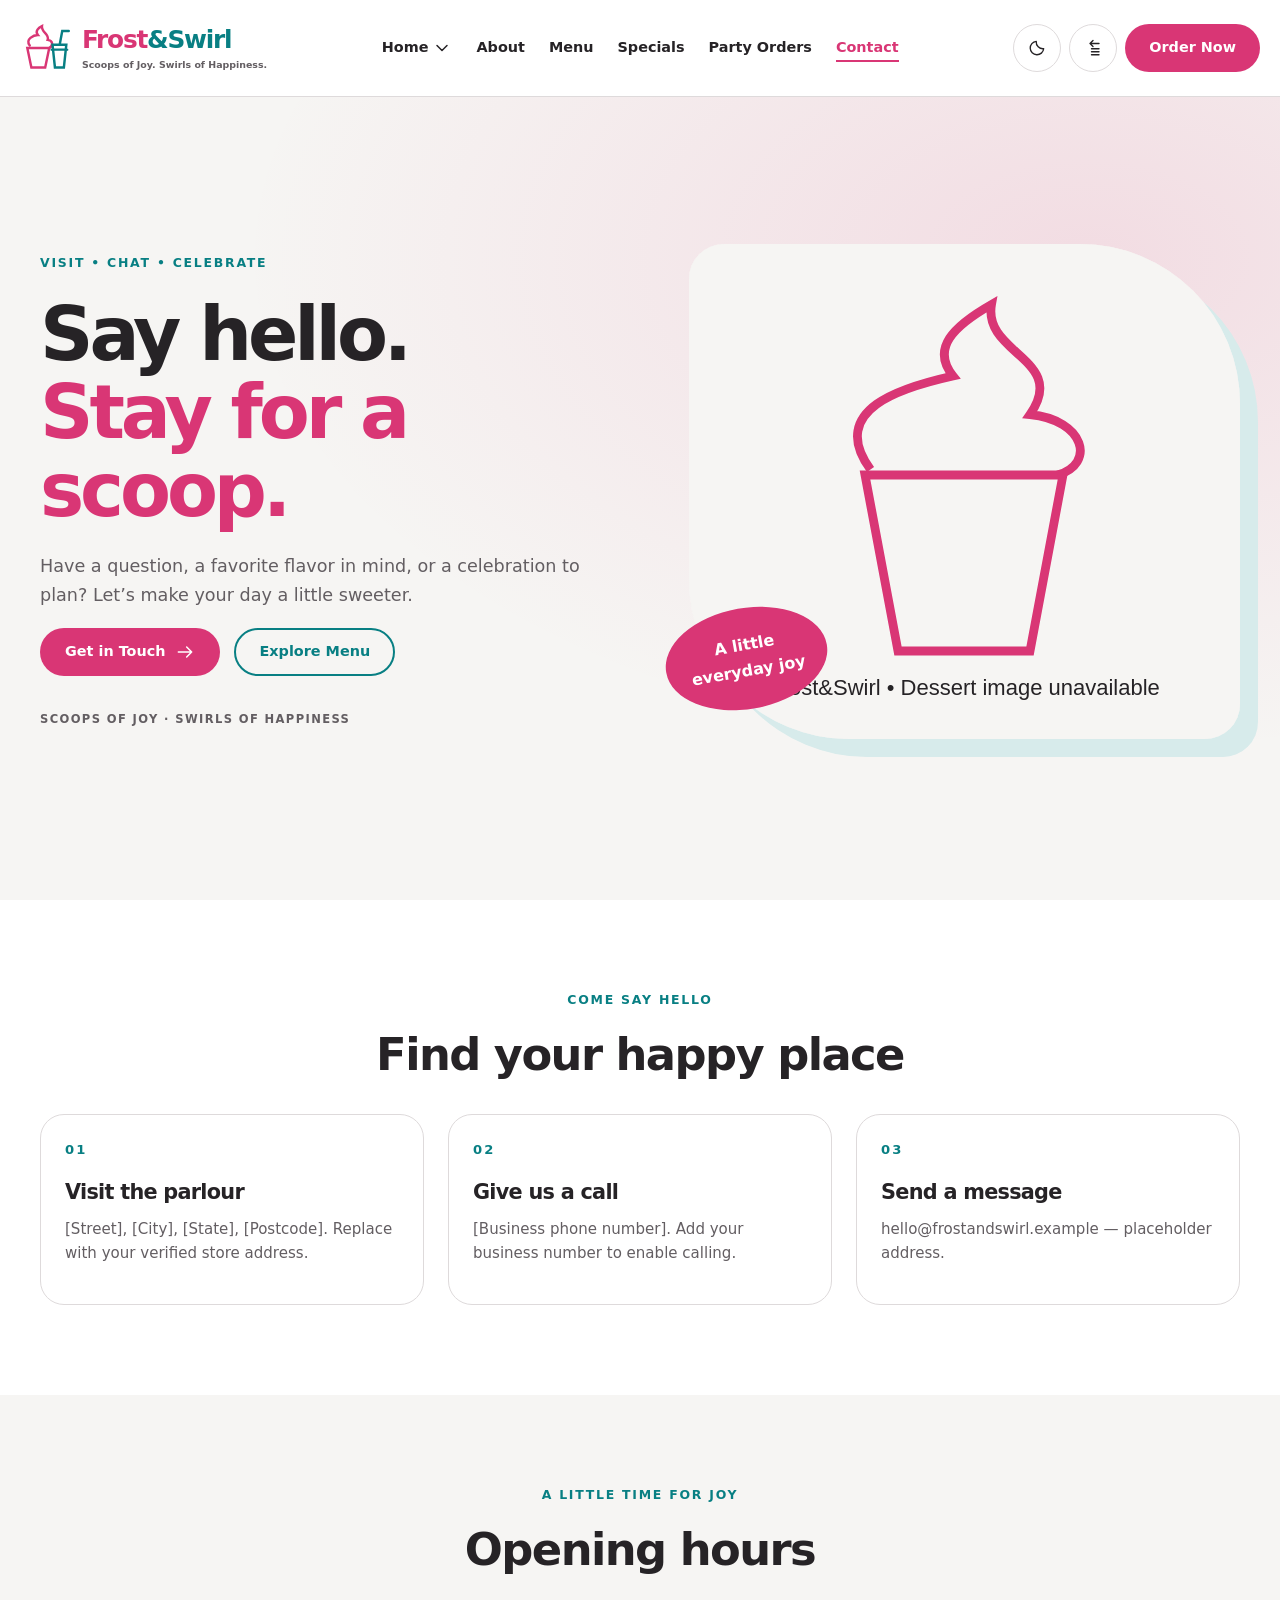
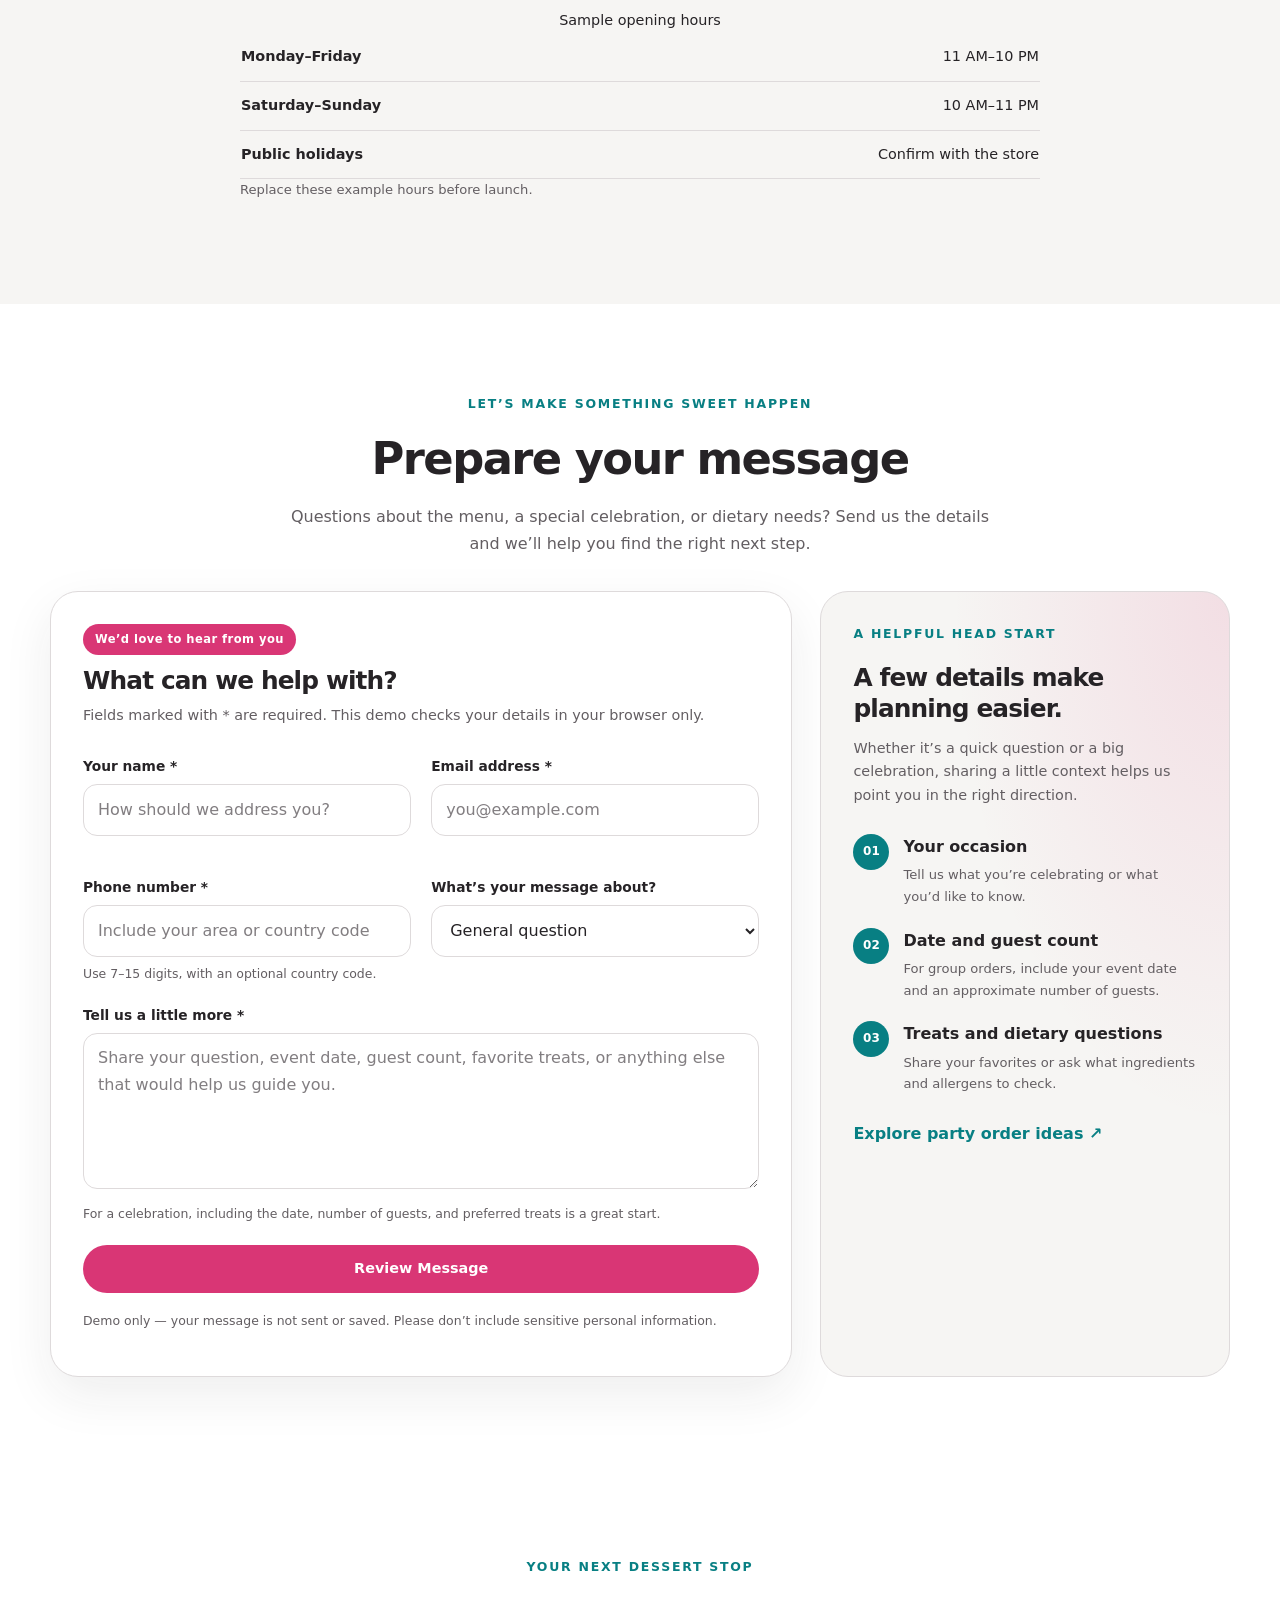
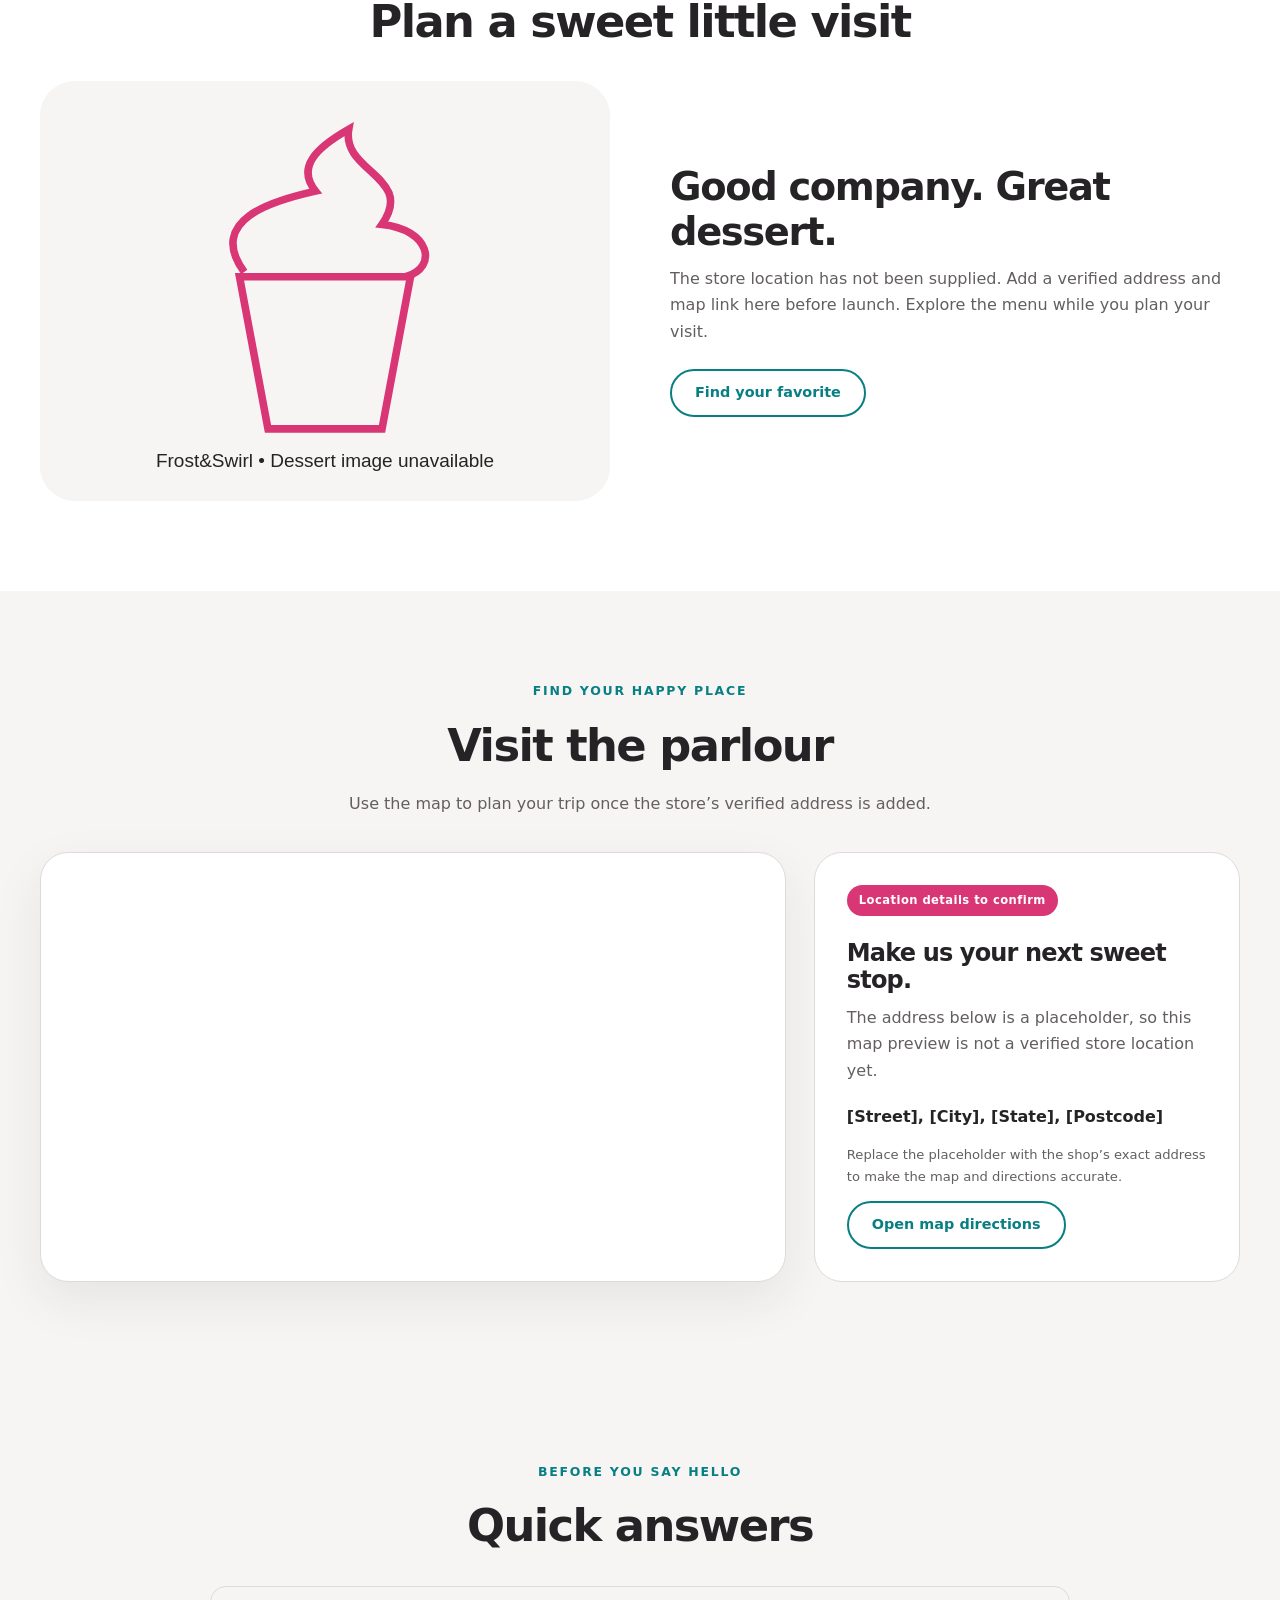
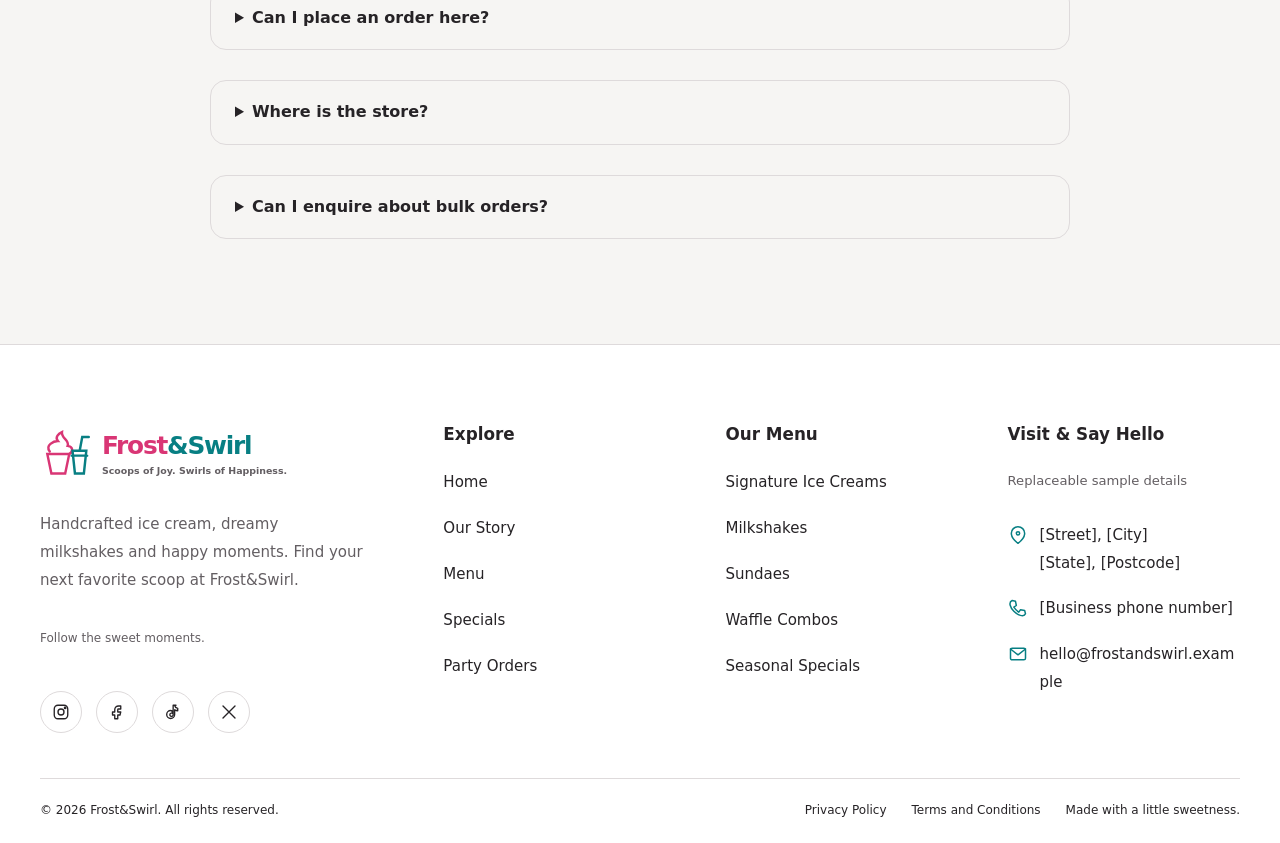
<file: contact.html>
<!DOCTYPE html>
<html lang="en" dir="ltr" data-theme="light">
<head>
  <meta charset="UTF-8">
  <meta name="viewport" content="width=device-width, initial-scale=1">
  <title>Contact | Frost&amp;Swirl</title>
  <meta
    name="description"
    content="Explore Frost&Swirl ice cream flavors, milkshake and waffle combos, seasonal treats, and party order enquiries."
  >
  <link
    rel="icon"
    type="image/svg+xml"
    href="data:image/svg+xml,%3Csvg%20xmlns%3D%22http%3A//www.w3.org/2000/svg%22%20viewBox%3D%220%200%2064%2064%22%20fill%3D%22none%22%3E%3Cpath%20d%3D%22M9%2032h27l-5%2024H14L9%2032Z%22%20stroke%3D%22%23D93675%22%20stroke-width%3D%223%22/%3E%3Cpath%20d%3D%22M12%2029c-6-8%205-13%2010-13-4-5%201-9%205-11-1%208%2010%2010%207%2017%207%201%207%207%202%2010%22%20stroke%3D%22%23D93675%22%20stroke-width%3D%223%22%20stroke-linecap%3D%22round%22/%3E%3Cpath%20d%3D%22M40%2028h17l-3%2028H43l-3-28Z%20M49%2027l3-16h8%20M39%2034h19%22%20stroke%3D%22%23087F83%22%20stroke-width%3D%223%22%20stroke-linecap%3D%22round%22/%3E%3C/svg%3E"
  >
  <link rel="stylesheet" href="contact.css">
  <script src="contact.js" defer></script>
  
</head>
<body><a class="skip" href="#main">Skip to content</a><header class="header">
    <div class="header-inner">
      <a class="brand" href="index.html" aria-label="Frost&Swirl home">
        <svg viewBox="0 0 64 64" fill="none" aria-hidden="true">
          <path
            d="M9 32h27l-5 24H14L9 32Z"
            stroke="currentColor"
            stroke-width="3"
          />
          <path
            d="M12 29c-6-8 5-13 10-13-4-5 1-9 5-11-1 8 10 10 7 17 7 1 7 7 2 10"
            stroke="currentColor"
            stroke-width="3"
            stroke-linecap="round"
          />
          <path
            d="M40 28h17l-3 28H43l-3-28Z M49 27l3-16h8 M39 34h19"
            stroke="#087F83"
            stroke-width="3"
            stroke-linecap="round"
          />
        </svg>
        <span>
          Frost<span class="teal">&amp;Swirl</span>
          <small>Scoops of Joy. Swirls of Happiness.</small>
        </span>
      </a>
      <button
        id="mobile-toggle"
        class="icon-button mobile-toggle"
        type="button"
        aria-label="Open navigation"
        aria-expanded="false"
        aria-controls="navigation"
      >
        <i data-lucide="menu" aria-hidden="true"></i>
      </button>
      <nav id="navigation" aria-label="Main navigation">
        <div class="home-dropdown">
          <button
            id="home-toggle"
            class="nav-link"
            type="button"
            aria-expanded="false"
            aria-controls="home-options"
          >
            Home
            <i data-lucide="chevron-down" aria-hidden="true"></i>
          </button>
          <div id="home-options" class="dropdown" hidden>
            <a href="index.html">
              Home 1 — Classic
            </a>
            <a class="future" href="home2.html">
              Home 2 — Premium
              <small>PREMIUM</small>
              <em>Signature dessert experience</em>
            </a>
          </div>
        </div>
        <a href="about.html">About</a>
        <a href="menu.html">Menu</a>
        <a href="specials.html">Specials</a>
        <a href="partyorders.html">Party Orders</a>
        <a href="contact.html" aria-current="page">Contact</a>
      </nav>
      <div class="header-actions">
        <button
          id="theme-toggle"
          class="icon-button"
          type="button"
          aria-label="Switch to dark mode"
        >
          <i data-lucide="moon" aria-hidden="true"></i>
        </button>
        <button
          id="direction-toggle"
          class="icon-button"
          type="button"
          aria-label="Switch to right-to-left layout"
        >
          <svg viewBox="0 0 24 24" fill="none" stroke="currentColor" stroke-width="1.8" stroke-linecap="round" stroke-linejoin="round" aria-hidden="true">
            <path d="M20 6H8m0 0 4-4M8 6l4 4M20 13H10m10 4H10m10 4H10"/>
          </svg>
        </button>
        <!-- ONLY ONE HEADER CTA -->
        <a class="button primary login" href="order.html">
          Order Now
        </a>
      </div>
    </div>
  </header><main id="main"><section class="page-hero hero-contact"><div class="container page-hero-grid"><div><span class="eyebrow">VISIT • CHAT • CELEBRATE</span><h1>Say hello.<br><span>Stay for a scoop.</span></h1><p>Have a question, a favorite flavor in mind, or a celebration to plan? Let’s make your day a little sweeter.</p><div class="actions"><a class="button primary" href="#enquiry">Get in Touch <i data-lucide="arrow-right"></i></a><a class="button secondary" href="menu.html">Explore Menu</a></div><p class="hero-note">SCOOPS OF JOY · SWIRLS OF HAPPINESS</p></div><div class="page-hero-art"><img src="https://images.unsplash.com/photo-1572490122747-3968b75cc699?auto=format&amp;fit=crop&amp;w=1200&amp;q=85" alt="Ice cream and desserts at Frost and Swirl" width="1200" height="900" loading="eager" fetchpriority="high"><span class="hero-stamp">A little<br>everyday joy</span></div></div></section><section id="discover" class="section "><div class="container"><div class="section-heading"><span class="eyebrow">COME SAY HELLO</span><h2>Find your happy place</h2><p></p></div><div class="page-cards"><article class="card"><div class="card-body"><span class="card-number">01</span><h3>Visit the parlour</h3><p>[Street], [City], [State], [Postcode]. Replace with your verified store address.</p></div></article><article class="card"><div class="card-body"><span class="card-number">02</span><h3>Give us a call</h3><p>[Business phone number]. Add your business number to enable calling.</p></div></article><article class="card"><div class="card-body"><span class="card-number">03</span><h3>Send a message</h3><p>hello@frostandswirl.example — placeholder address.</p></div></article></div></div></section><section id="hours" class="section tinted"><div class="container"><div class="section-heading"><span class="eyebrow">A LITTLE TIME FOR JOY</span><h2>Opening hours</h2><p></p></div><div class="hours-panel"><table><caption>Sample opening hours</caption><tbody><tr><th>Monday–Friday</th><td>11 AM–10 PM</td></tr><tr><th>Saturday–Sunday</th><td>10 AM–11 PM</td></tr><tr><th>Public holidays</th><td>Confirm with the store</td></tr></tbody></table><p class="sample-note">Replace these example hours before launch.</p></div></div></section><section id="enquiry" class="section contact-message-section">
  <div class="container">
    <div class="section-heading">
      <span class="eyebrow">LET’S MAKE SOMETHING SWEET HAPPEN</span>
      <h2>Prepare your message</h2>
      <p>Questions about the menu, a special celebration, or dietary needs? Send us the details and we’ll help you find the right next step.</p>
    </div>
    <div class="contact-message-layout">
      <form class="page-form enquiry" id="enquiry-form">
        <div class="message-form-heading">
          <span class="badge">We’d love to hear from you</span>
          <h3>What can we help with?</h3>
          <p>Fields marked with * are required. This demo checks your details in your browser only.</p>
        </div>
        <div class="form-grid">
          <div class="field">
            <label for="name">Your name <span aria-hidden="true">*</span></label>
            <input id="name" name="name" type="text" required minlength="2" maxlength="100" autocomplete="name" placeholder="How should we address you?">
          </div>
          <div class="field">
            <label for="email">Email address <span aria-hidden="true">*</span></label>
            <input id="email" name="email" type="email" required autocomplete="email" placeholder="you@example.com">
          </div>
          <div class="field">
            <label for="phone">Phone number <span aria-hidden="true">*</span></label>
            <input id="phone" name="phone" type="tel" required autocomplete="tel" placeholder="Include your area or country code">
            <small>Use 7–15 digits, with an optional country code.</small>
          </div>
          <div class="field">
            <label for="topic">What’s your message about?</label>
            <select id="topic" name="topic">
              <option>General question</option>
              <option>Birthday Scoop Bar</option>
              <option>Celebration Combo</option>
              <option>Grand Swirl Party</option>
              <option>Menu or availability</option>
              <option>Dietary or allergen information</option>
              <option>Feedback</option>
            </select>
          </div>
        </div>
        <div class="field">
          <label for="message">Tell us a little more <span aria-hidden="true">*</span></label>
          <textarea id="message" name="message" rows="5" required maxlength="2000" placeholder="Share your question, event date, guest count, favorite treats, or anything else that would help us guide you."></textarea>
          <small>For a celebration, including the date, number of guests, and preferred treats is a great start.</small>
        </div>
        <button class="button primary" type="submit">Review Message</button>
        <p id="enquiry-status" role="status" aria-live="polite"></p>
        <p class="sample-note message-privacy-note">Demo only — your message is not sent or saved. Please don’t include sensitive personal information.</p>
      </form>
      <aside class="message-guide" aria-labelledby="message-guide-title">
        <span class="eyebrow">A HELPFUL HEAD START</span>
        <h3 id="message-guide-title">A few details make planning easier.</h3>
        <p>Whether it’s a quick question or a big celebration, sharing a little context helps us point you in the right direction.</p>
        <ul class="message-guide-list">
          <li><span aria-hidden="true">01</span><div><strong>Your occasion</strong><p>Tell us what you’re celebrating or what you’d like to know.</p></div></li>
          <li><span aria-hidden="true">02</span><div><strong>Date and guest count</strong><p>For group orders, include your event date and an approximate number of guests.</p></div></li>
          <li><span aria-hidden="true">03</span><div><strong>Treats and dietary questions</strong><p>Share your favorites or ask what ingredients and allergens to check.</p></div></li>
        </ul>
        <a class="text-link" href="partyorders.html">Explore party order ideas <span aria-hidden="true">↗</span></a>
      </aside>
    </div>
  </div>
</section><section id="visit" class="section "><div class="container"><div class="section-heading"><span class="eyebrow">YOUR NEXT DESSERT STOP</span><h2>Plan a sweet little visit</h2><p></p></div><div class="story-split"><img src="https://images.unsplash.com/photo-1563805042-7684c019e1cb?auto=format&amp;fit=crop&amp;w=1200&amp;q=85" alt="Good company. Great dessert." width="1200" height="900" loading="lazy"><div><h3>Good company. Great dessert.</h3><p>The store location has not been supplied. Add a verified address and map link here before launch. Explore the menu while you plan your visit.</p><a class="button secondary" href="menu.html">Find your favorite</a></div></div></div></section><section id="store-map" class="section contact-map-section">
  <div class="container">
    <div class="section-heading">
      <span class="eyebrow">FIND YOUR HAPPY PLACE</span>
      <h2>Visit the parlour</h2>
      <p>Use the map to plan your trip once the store’s verified address is added.</p>
    </div>
    <div class="store-map-layout">
      <div class="map-frame">
        <iframe
          title="Map preview for the Frost and Swirl store location"
          src="https://maps.google.com/maps?q=Frost%26Swirl%2C%20%5BStreet%5D%2C%20%5BCity%5D%2C%20%5BState%5D%2C%20%5BPostcode%5D&amp;t=&amp;z=13&amp;ie=UTF8&amp;iwloc=&amp;output=embed"
          loading="lazy"
          referrerpolicy="no-referrer-when-downgrade"
          allowfullscreen
        ></iframe>
      </div>
      <div class="map-details">
        <span class="badge">Location details to confirm</span>
        <h3>Make us your next sweet stop.</h3>
        <p>The address below is a placeholder, so this map preview is not a verified store location yet.</p>
        <address>[Street], [City], [State], [Postcode]</address>
        <p class="sample-note">Replace the placeholder with the shop’s exact address to make the map and directions accurate.</p>
        <a class="button secondary" href="https://www.google.com/maps/search/?api=1&amp;query=Frost%26Swirl%2C%20%5BStreet%5D%2C%20%5BCity%5D%2C%20%5BState%5D%2C%20%5BPostcode%5D" target="_blank" rel="noopener noreferrer">Open map directions</a>
      </div>
    </div>
  </div>
</section><section id="contact-faq" class="section tinted"><div class="container"><div class="section-heading"><span class="eyebrow">BEFORE YOU SAY HELLO</span><h2>Quick answers</h2><p></p></div><div class="faq-list"><details class="detail"><summary>Can I place an order here?</summary><p>This frontend template does not process orders or payments.</p></details><details class="detail"><summary>Where is the store?</summary><p>The address in this template is a placeholder awaiting verified business details.</p></details><details class="detail"><summary>Can I enquire about bulk orders?</summary><p>Yes. Open Party Orders to explore sample packages and prepare an enquiry.</p></details></div></div></section></main><footer class="reference-footer">
    <div class="container footer-grid">
      <div class="footer-intro">
        <a class="brand" href="index.html" aria-label="Frost&Swirl home">
          <svg viewBox="0 0 64 64" fill="none" aria-hidden="true">
            <path
              d="M9 32h27l-5 24H14L9 32Z"
              stroke="currentColor"
              stroke-width="3"
            />
            <path
              d="M12 29c-6-8 5-13 10-13-4-5 1-9 5-11-1 8 10 10 7 17 7 1 7 7 2 10"
              stroke="currentColor"
              stroke-width="3"
              stroke-linecap="round"
            />
            <path
              d="M40 28h17l-3 28H43l-3-28Z M49 27l3-16h8 M39 34h19"
              stroke="#087F83"
              stroke-width="3"
              stroke-linecap="round"
            />
          </svg>
          <span>
            Frost<span class="teal">&amp;Swirl</span>
            <small>Scoops of Joy. Swirls of Happiness.</small>
          </span>
        </a>
        <p>
          Handcrafted ice cream, dreamy milkshakes and happy moments.
          Find your next favorite scoop at Frost&amp;Swirl.
        </p>
        <p class="social-note">
          Follow the sweet moments.
        </p>
        <div class="social-links" aria-label="Social media">
          <a href="https://instagram.com" target="_blank" rel="noreferrer noopener" aria-label="Instagram">
            <svg viewBox="0 0 24 24" aria-hidden="true">
              <rect x="3" y="3" width="18" height="18" rx="5"></rect>
              <circle cx="12" cy="12" r="4"></circle>
              <circle cx="17.5" cy="6.5" r="1"></circle>
            </svg>
          </a>
          <a href="https://facebook.com" target="_blank" rel="noreferrer noopener" aria-label="Facebook">
            <svg viewBox="0 0 24 24" aria-hidden="true">
              <path d="M14 8h3V4h-3c-2.8 0-5 2.2-5 5v3H6v4h3v5h4v-5h3l1-4h-4V9c0-.6.4-1 1-1Z"></path>
            </svg>
          </a>
          <a href="https://www.tiktok.com" target="_blank" rel="noreferrer noopener" aria-label="TikTok">
            <svg viewBox="0 0 24 24" aria-hidden="true">
              <path d="M14 3c.5 2.1 2 3.6 4.3 4.1v3.2c-1.4 0-2.8-.4-4.1-1.2v6.2a5.3 5.3 0 1 1-5.3-5.3c.7 0 1.3.1 1.9.4v3.2a2.2 2.2 0 1 0 1.4 2.1V3h3.8Z"></path>
            </svg>
          </a>
          <a href="https://x.com" target="_blank" rel="noreferrer noopener" aria-label="X">
            <svg viewBox="0 0 24 24" aria-hidden="true">
              <path d="M4 4l16 16M20 4L4 20"></path>
            </svg>
          </a>
        </div>
      </div>
      <div>
        <h3>Explore</h3>
        <ul>
          <li><a href="index.html">Home</a></li>
          <li><a href="about.html">Our Story</a></li>
          <li><a href="menu.html">Menu</a></li>
          <li><a href="specials.html">Specials</a></li>
          <li><a href="partyorders.html">Party Orders</a></li>
        </ul>
      </div>
      <div>
        <h3>Our Menu</h3>
        <ul>
          <li><a href="menu.html">Signature Ice Creams</a></li>
          <li><a href="menu.html#milkshakes">Milkshakes</a></li>
          <li><a href="specials.html">Sundaes</a></li>
          <li><a href="menu.html#milkshakes">Waffle Combos</a></li>
          <li><a href="specials.html">Seasonal Specials</a></li>
        </ul>
      </div>
      <div>
        <h3>Visit &amp; Say Hello</h3>
        <p class="sample-note">Replaceable sample details</p>
        <ul class="contact-list">
          <li>
            <i data-lucide="map-pin" aria-hidden="true"></i>
            <span>
              [Street], [City]<br>
              [State], [Postcode]
            </span>
          </li>
          <li>
            <i data-lucide="phone" aria-hidden="true"></i>
            <span>[Business phone number]</span>
          </li>
          <li>
            <i data-lucide="mail" aria-hidden="true"></i>
            <span>hello@frostandswirl.example</span>
          </li>
        </ul>
      </div>
    </div>
    <div class="container footer-bottom">
      <span>
        © <span id="year">2026</span>
        Frost&amp;Swirl. All rights reserved.
      </span>
      <div>
        <a href="#privacy">Privacy Policy</a>
        <a href="#terms">Terms and Conditions</a>
        <span>Made with a little sweetness.</span>
      </div>
    </div>
  </footer>
  <!-- POLICY DEMO NOTICES -->
  <dialog id="privacy" aria-labelledby="privacy-title">
    <h2 id="privacy-title">Privacy Policy — Demo Notice</h2>
    <p>
      This sample page has no connected enquiry backend.
      Form entries are processed locally and are not submitted.
      Theme and layout preferences are stored in your browser.
      Dessert photos load from Unsplash, the Contact page embeds a map from Google Maps, and the icon script loads
      from jsDelivr; those providers receive network requests.
      Replace this notice with your business’s approved privacy
      policy before launch.
    </p>
    <button class="button primary" type="button" data-close>
      Close
    </button>
  </dialog>
  <dialog id="terms" aria-labelledby="terms-title">
    <h2 id="terms-title">Terms and Conditions — Demo Notice</h2>
    <p>
      This is a fictional demonstration. Menu offerings, prices,
      contact details, and hours are examples. No order or booking
      is accepted. Replace this notice with your actual ordering
      and business terms before launch.
    </p>
    <button class="button primary" type="button" data-close>
      Close
    </button>
  </dialog>
</body></html>
</file>
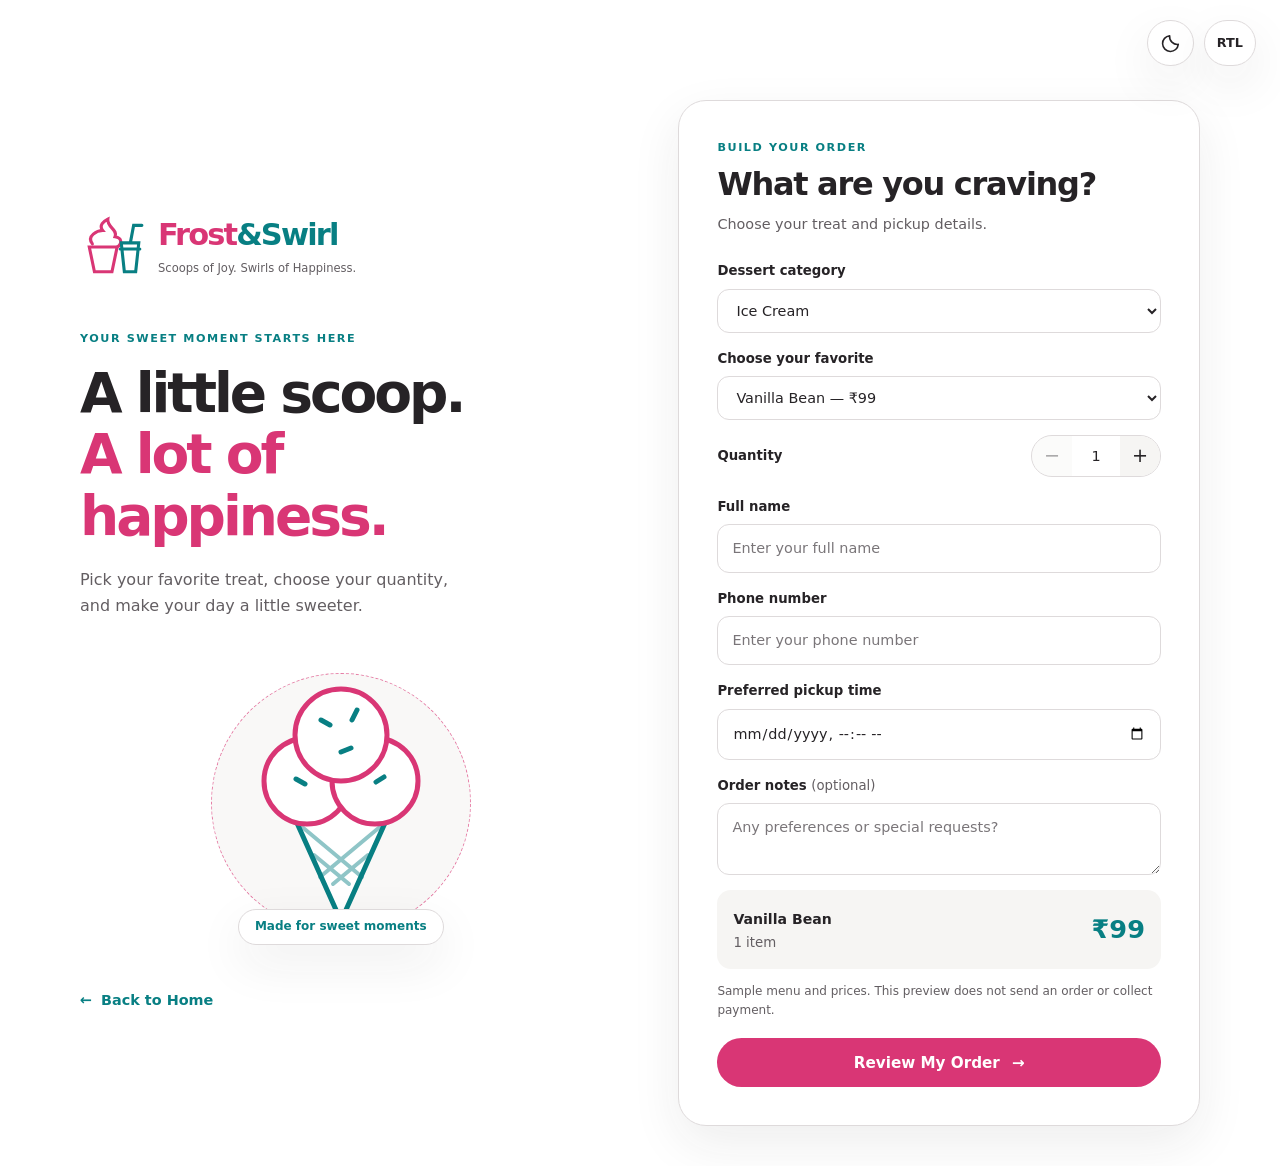
<file: order.html>
<!DOCTYPE html>
<html lang="en" dir="ltr" data-theme="light">
<head>
  <meta charset="UTF-8">
  <meta name="viewport" content="width=device-width, initial-scale=1">
  <title>Order Now | Frost&Swirl</title>
  <link rel="stylesheet" href="order.css">
  <script src="order.js" defer></script>
</head>
<body>
  <!-- These controls stay at the physical top-right in both directions. -->
  <div class="page-controls" aria-label="Page preferences">
    <button id="theme-toggle" type="button"
      aria-label="Switch to dark mode">
      <svg id="theme-icon" viewBox="0 0 24 24" fill="none"
        stroke="currentColor" stroke-width="1.8"
        stroke-linecap="round" stroke-linejoin="round"
        aria-hidden="true">
        <path d="M20.9 13a9 9 0 0 1-9.9-9.9A9 9 0 1 0 20.9 13Z"/>
      </svg>
    </button>

    <button id="direction-toggle" type="button"
      aria-label="Switch to right-to-left layout">
      RTL
    </button>
  </div>

  <main class="order-layout">
    <section class="intro" aria-labelledby="order-title">
      <!-- Both logo and brand name redirect to the homepage. -->
      <a class="brand" href="index.html" aria-label="Frost&Swirl home">
        <svg viewBox="0 0 64 64" fill="none" aria-hidden="true">
          <path d="M9 32h27l-5 24H14L9 32Z"
            stroke="currentColor" stroke-width="3"/>
          <path
            d="M12 29c-6-8 5-13 10-13-4-5 1-9 5-11-1 8 10 10 7 17 7 1 7 7 2 10"
            stroke="currentColor" stroke-width="3"
            stroke-linecap="round"/>
          <path
            d="M40 28h17l-3 28H43l-3-28Z M49 27l3-16h8 M39 34h19"
            class="logo-secondary" stroke-width="3"
            stroke-linecap="round"/>
        </svg>

        <span class="brand-copy">
          <span>Frost<span class="teal">&amp;Swirl</span></span>
          <small>Scoops of Joy. Swirls of Happiness.</small>
        </span>
      </a>

      <div class="intro-copy">
        <span class="eyebrow">YOUR SWEET MOMENT STARTS HERE</span>
        <h1 id="order-title">
          A little scoop.<br>
          <span>A lot of happiness.</span>
        </h1>
        <p>
          Pick your favorite treat, choose your quantity,
          and make your day a little sweeter.
        </p>
      </div>

      <div class="dessert-art" aria-hidden="true">
        <div class="art-ring"></div>
        <svg viewBox="0 0 320 320" fill="none">
          <ellipse cx="160" cy="285" rx="83" ry="12"
            fill="currentColor" opacity=".1"/>
          <path d="M107 160h106l-53 118-53-118Z"
            fill="var(--card)" stroke="var(--secondary)"
            stroke-width="5"/>
          <path d="m120 183 61 51m-48-22 35 29m32-58-61 51m48-22-35 29"
            stroke="var(--secondary)" stroke-width="4"
            stroke-linecap="round" opacity=".45"/>
          <circle cx="126" cy="138" r="43"
            fill="var(--card)" stroke="var(--primary)"
            stroke-width="5"/>
          <circle cx="194" cy="138" r="43"
            fill="var(--card)" stroke="var(--primary)"
            stroke-width="5"/>
          <circle cx="160" cy="92" r="46"
            fill="var(--card)" stroke="var(--primary)"
            stroke-width="5"/>
          <path d="m140 77 9 5m27-15-5 10m-11 32 10-4m-55 31 9 5m71-2 8-5"
            stroke="var(--secondary)" stroke-width="5"
            stroke-linecap="round"/>
        </svg>
        <span class="art-label">Made for sweet moments</span>
      </div>

      <a class="back-link" href="index.html">
        <span aria-hidden="true">←</span> Back to Home
      </a>
    </section>

    <section class="order-card" aria-labelledby="form-title">
      <span class="eyebrow">BUILD YOUR ORDER</span>
      <h2 id="form-title">What are you craving?</h2>
      <p class="muted">Choose your treat and pickup details.</p>

      <form id="order-form">
        <div class="field">
          <label for="category">Dessert category</label>
          <select id="category" name="category">
            <option value="icecream">Ice Cream</option>
            <option value="combos">Milkshake &amp; Waffle Combos</option>
          </select>
        </div>

        <div class="field">
          <label for="product">Choose your favorite</label>
          <select id="product" name="product"></select>
        </div>

        <div class="quantity-row">
          <label for="quantity">Quantity</label>
          <div class="quantity-control">
            <button id="decrease" type="button"
              aria-label="Decrease quantity">−</button>
            <input id="quantity" name="quantity" type="number"
              min="1" max="20" step="1" value="1" required>
            <button id="increase" type="button"
              aria-label="Increase quantity">+</button>
          </div>
        </div>

        <div class="field">
          <label for="customer-name">Full name</label>
          <input id="customer-name" name="name" type="text"
            placeholder="Enter your full name"
            autocomplete="name" maxlength="100" required>
        </div>

        <div class="field">
          <label for="phone">Phone number</label>
          <input id="phone" name="phone" type="tel"
            placeholder="Enter your phone number"
            autocomplete="tel" maxlength="25" required>
        </div>

        <div class="field">
          <label for="pickup">Preferred pickup time</label>
          <input id="pickup" name="pickup"
            type="datetime-local" required>
        </div>

        <div class="field">
          <label for="notes">
            Order notes <span class="muted">(optional)</span>
          </label>
          <textarea id="notes" name="notes" rows="2"
            maxlength="500"
            placeholder="Any preferences or special requests?"></textarea>
        </div>

        <div class="order-summary" aria-live="polite" aria-atomic="true">
          <div>
            <span id="summary-product">Your dessert</span>
            <small id="summary-quantity">1 item</small>
          </div>
          <strong id="total">₹99</strong>
        </div>

        <p class="sample-note">
          Sample menu and prices. This preview does not send an order
          or collect payment.
        </p>

        <button class="submit-button" type="submit">
          Review My Order <span aria-hidden="true">→</span>
        </button>

        <noscript>
          Enable JavaScript to select desserts and preview your order.
        </noscript>
      </form>
    </section>
  </main>

  <dialog id="review-dialog" aria-labelledby="review-title">
    <div class="dialog-content">
      <span class="eyebrow">YOUR SWEET SELECTION</span>
      <h2 id="review-title">Order preview</h2>
      <dl id="review-details"></dl>
      <p class="muted">
        Your order has not been sent. A store ordering service
        is required to confirm pickup and payment.
      </p>
      <button id="close-review" class="submit-button" type="button">
        Continue Editing
      </button>
    </div>
  </dialog>
</body>
</html>
</file>
<file: contact.css>
/* =========================================================
   FROST & SWIRL — HOME 1 CLASSIC
   ========================================================= */
:root {
  --primary: #D93675;
  --secondary: #087F83;
  --bg: #ffffff;
  --soft: #f6f5f3;
  --card: #ffffff;
  --text: #262326;
  --muted: #635e62;
  --border: #dedadb;
  --header: rgba(255, 255, 255, 0.97);
  --header-height: 96px;
  --shadow: 0 18px 50px rgba(38, 35, 38, 0.08);
  color-scheme: light;
}
[data-theme="dark"] {
  --bg: #121214;
  --soft: #1a1a1d;
  --card: #222226;
  --text: #f6f5f3;
  --muted: #c5bfc3;
  --border: #49434a;
  --header: rgba(18, 18, 20, 0.97);
  --shadow: 0 18px 50px rgba(0, 0, 0, 0.24);
  color-scheme: dark;
}
/* =========================================================
   BASE
   ========================================================= */
*,
*::before,
*::after {
  box-sizing: border-box;
}
html {
  scroll-behavior: smooth;
  scroll-padding-top: calc(var(--header-height) + 20px);
}
body {
  margin: 0;
  background: var(--bg);
  color: var(--text);
  font-family: system-ui, -apple-system, "Segoe UI", sans-serif;
  line-height: 1.65;
}
button,
input,
select,
textarea {
  font: inherit;
}
button,
a,
input,
select,
textarea {
  -webkit-tap-highlight-color: transparent;
}
button {
  cursor: pointer;
  color: inherit;
}
a {
  color: inherit;
  text-decoration: none;
}
a:hover {
  text-decoration: underline;
  text-underline-offset: 5px;
}
img {
  display: block;
  width: 100%;
  height: 100%;
  object-fit: cover;
}
h1,
h2,
h3,
p {
  margin-top: 0;
}
h1,
h2,
h3 {
  line-height: 1.15;
  letter-spacing: -0.035em;
}
h1 {
  font-size: clamp(2.9rem, 5.3vw, 5.6rem);
  margin-bottom: 26px;
  font-weight: 850;
}
h2 {
  font-size: clamp(2rem, 3.5vw, 3.5rem);
  margin-bottom: 20px;
}
h3 {
  font-size: 1.3rem;
  margin-bottom: 12px;
}
p {
  color: var(--muted);
}
ul {
  padding: 0;
  list-style: none;
}
svg {
  width: 20px;
  height: 20px;
  flex-shrink: 0;
}
i[data-lucide] {
  display: inline-block;
  width: 20px;
  height: 20px;
}
i[data-lucide]::before {
  content: "◇";
  font-style: normal;
}
:focus-visible {
  outline: 3px solid var(--secondary);
  outline-offset: 5px;
}
[hidden] {
  display: none !important;
}
/* =========================================================
   SHARED LAYOUT
   ========================================================= */
.container {
  width: min(1200px, calc(100% - 48px));
  margin-inline: auto;
}
.section {
  padding-block: 90px;
}
.tinted {
  background: var(--soft);
}
.eyebrow {
  display: block;
  color: var(--secondary);
  font-size: 0.78rem;
  letter-spacing: 0.14em;
  font-weight: 800;
  margin-bottom: 18px;
}
[data-theme="dark"] .eyebrow {
  color: var(--text);
}
.actions {
  display: flex;
  flex-wrap: wrap;
  gap: 14px;
}
.center-action {
  display: flex;
  justify-content: center;
  margin-top: 32px;
}
.section-heading {
  text-align: center;
  max-width: 760px;
  margin: 0 auto 34px;
}
.section-heading p {
  margin-bottom: 0;
}
.sample-note {
  font-size: 0.82rem;
  color: var(--muted);
}
#menu > .sample-note {
  text-align: center;
}
.badge {
  display: inline-block;
  background: var(--primary);
  color: #ffffff;
  font-size: 0.72rem;
  letter-spacing: 0.04em;
  font-weight: 750;
  padding: 6px 12px;
  border-radius: 999px;
  margin-bottom: 16px;
}
/* =========================================================
   ACCESSIBILITY
   ========================================================= */
.skip {
  position: fixed;
  top: 8px;
  inset-inline-start: 8px;
  z-index: 1000;
  padding: 12px;
  background: var(--bg);
  transform: translateY(-150%);
}
.skip:focus {
  transform: none;
}
.sr-only {
  position: absolute;
  width: 1px;
  height: 1px;
  padding: 0;
  overflow: hidden;
  clip: rect(0, 0, 0, 0);
  white-space: nowrap;
}
/* =========================================================
   BUTTONS
   ========================================================= */
.button {
  min-height: 48px;
  padding: 11px 23px;
  border-radius: 999px;
  border: 2px solid transparent;
  display: inline-flex;
  align-items: center;
  justify-content: center;
  gap: 10px;
  font-size: 0.9rem;
  line-height: 1.35;
  font-weight: 700;
  text-align: center;
}
.primary {
  background: var(--primary);
  color: #ffffff;
}
.secondary {
  background: transparent;
  color: var(--secondary);
  border-color: var(--secondary);
}
[data-theme="dark"] .secondary {
  color: var(--text);
}
.button,
.icon-button,
.header nav a,
.nav-link,
.newsletter-field button {
  transition:
    background-color 0.2s ease,
    color 0.2s ease,
    border-color 0.2s ease,
    box-shadow 0.2s ease,
    transform 0.2s ease;
}
.button:hover {
  text-decoration: none;
}
.button:active,
.icon-button:active,
.newsletter-field button:active {
  background: var(--secondary);
  border-color: var(--secondary);
  color: #ffffff;
  transform: translateY(0);
}
.button:focus-visible,
.icon-button:focus-visible {
  background: var(--secondary);
  color: #ffffff;
  border-color: var(--secondary);
}
/* =========================================================
   HEADER
   ========================================================= */
.header {
  position: sticky;
  top: 0;
  z-index: 100;
  background: var(--header);
  border-bottom: 1px solid var(--border);
}
.header-inner {
  width: min(1440px, calc(100% - 40px));
  min-height: 96px;
  margin: auto;
  display: flex;
  align-items: center;
  gap: 24px;
  justify-content: space-between;
}
/* Same brand styling for header and footer */
.brand {
  display: flex;
  gap: 10px;
  align-items: center;
  flex-shrink: 0;
  color: var(--primary);
  font-size: 1.55rem;
  line-height: 1.1;
  font-weight: 850;
  letter-spacing: -0.05em;
}
.brand:hover {
  color: var(--primary);
  text-decoration: none;
}
.brand > svg {
  width: 52px;
  height: 58px;
  color: var(--primary);
  background: transparent;
  padding: 0;
  border-radius: 0;
}
.brand .teal {
  color: var(--secondary);
}
.brand small {
  display: block;
  color: var(--muted);
  font-size: 0.59rem;
  letter-spacing: 0;
  font-weight: 550;
  margin-top: 7px;
}
/*
   SVG strokes use the original HTML values:
   Ice cream: currentColor / primary
   Milkshake: #087F83 / secondary
*/
.header nav {
  display: flex;
  align-items: center;
  gap: 24px;
  font-size: 0.9rem;
  font-weight: 650;
}
.nav-link {
  border: 0;
  background: none;
  padding: 12px 0;
  display: flex;
  align-items: center;
  gap: 4px;
}
.active {
  color: var(--primary);
}
.home-dropdown {
  position: relative;
}
.dropdown {
  position: absolute;
  top: 100%;
  inset-inline-start: 0;
  width: 230px;
  background: var(--card);
  border: 1px solid var(--border);
  border-radius: 14px;
  padding: 8px;
  box-shadow: var(--shadow);
}
.dropdown a,
.future {
  display: block;
  padding: 10px;
  border-radius: 8px;
}
.dropdown a {
  background: var(--soft);
}
.future {
  color: var(--muted);
}
.future small {
  font-size: 0.55rem;
  color: var(--primary);
}
.future em {
  display: block;
  font-size: 0.7rem;
  font-style: normal;
}
.header-actions {
  display: flex;
  gap: 8px;
  align-items: center;
}
.icon-button {
  border: 1px solid var(--border);
  background: var(--card);
  width: 48px;
  height: 48px;
  border-radius: 50%;
  display: flex;
  flex-direction: column;
  align-items: center;
  justify-content: center;
  gap: 1px;
  padding: 0;
}
.icon-button svg {
  width: 18px;
  height: 18px;
}
.icon-button span {
  font-size: 9px;
  line-height: 1;
  font-weight: 750;
}
.mobile-toggle {
  display: none;
}
.login {
  padding-inline: 22px;
}
/* =========================================================
   HERO
   ========================================================= */
.hero {
  position: relative;
  min-height: calc(100vh - var(--header-height));
  min-height: calc(100svh - var(--header-height));
  display: flex;
  align-items: center;
  background: var(--soft);
  overflow: hidden;
  isolation: isolate;
}
.hero::before {
  content: "";
  position: absolute;
  z-index: -1;
  inset-inline-end: -10%;
  top: -20%;
  width: 70%;
  height: 140%;
  border-radius: 50%;
  background: radial-gradient(
    ellipse,
    rgba(217, 54, 117, 0.16),
    rgba(8, 127, 131, 0.05) 55%,
    transparent 72%
  );
}
.hero-grid {
  width: min(1320px, calc(100% - 64px));
  display: grid;
  grid-template-columns: 1.03fr 1fr;
  gap: 60px;
  align-items: center;
  min-height: calc(100vh - var(--header-height));
  min-height: calc(100svh - var(--header-height));
  padding-block: 40px;
}
.hero-copy h1 {
  font-size: clamp(3.1rem, 5.3vw, 5.8rem);
}
.hero-copy h1 span {
  color: var(--primary);
}
.hero-copy > p {
  font-size: 1.06rem;
  max-width: 540px;
}
.hero-copy .eyebrow {
  display: inline-block;
  border: 1px solid var(--border);
  padding: 9px 16px;
  border-radius: 999px;
  letter-spacing: 0.1em;
  background: var(--bg);
}
.hero-note {
  font-size: 0.72rem !important;
  font-weight: 750;
  letter-spacing: 0.12em;
  margin-top: 34px;
  margin-bottom: 0;
}
.hero-note span {
  color: var(--primary);
  padding-inline: 8px;
}
.hero-art {
  position: relative;
  height: clamp(410px, 69svh, 780px);
  margin-inline-start: 20px;
}
.hero-main {
  border-radius: 48% 48% 30px 30px;
  border: 8px solid var(--bg);
  object-position: center;
  box-shadow: 0 24px 70px rgba(0, 0, 0, 0.12);
}
.shake-frame {
  position: absolute;
  bottom: 5px;
  inset-inline-start: -35px;
  width: 43%;
  height: 54%;
  background: var(--card);
  padding: 9px;
  border-radius: 90px 90px 18px 18px;
  box-shadow: var(--shadow);
  transform: rotate(-6deg);
}
[dir="rtl"] .shake-frame {
  transform: rotate(6deg);
}
.shake-frame img {
  border-radius: 90px 90px 12px 12px;
  height: calc(100% - 38px);
}
.shake-frame span {
  display: block;
  font-size: 0.72rem;
  text-align: center;
  padding-top: 8px;
  font-weight: 700;
}
.round-label {
  position: absolute;
  inset-inline-end: -10px;
  top: 28px;
  background: var(--secondary);
  color: #ffffff;
  border: 5px solid var(--bg);
  border-radius: 50%;
  width: 118px;
  height: 118px;
  display: grid;
  place-content: center;
  text-align: center;
  font-size: 0.8rem;
  line-height: 1.4;
  transform: rotate(10deg);
}
/* =========================================================
   FLAVORS
   ========================================================= */
.flavor-grid {
  display: grid;
  grid-template-columns: repeat(3, 1fr);
  gap: 26px;
}
.card {
  background: var(--card);
  border: 1px solid var(--border);
  border-radius: 24px;
  overflow: hidden;
}
.card > img {
  height: auto;
  aspect-ratio: 1.5;
}
.card-body {
  padding: 24px;
}
.card-body p {
  font-size: 0.94rem;
  margin-bottom: 14px;
}
.price {
  display: block;
  color: var(--primary);
  font-size: 0.85rem;
}
/* =========================================================
   MILKSHAKE & WAFFLE COMBOS
   ========================================================= */
.combo-grid {
  display: grid;
  grid-template-columns: repeat(6, 1fr);
  gap: 26px;
}
.combo {
  grid-column: span 2;
  display: flex;
  flex-direction: column;
}
.combo-photos {
  display: grid;
  grid-template-columns: 1fr 1fr;
  height: 230px;
  gap: 3px;
}
.combo .card-body {
  flex: 1;
  display: flex;
  flex-direction: column;
}
.combo .price {
  margin-top: auto;
  margin-bottom: 22px;
}
.combo .button {
  width: 100%;
  font-size: 0.82rem;
}
/* =========================================================
   DETAILS
   ========================================================= */
.detail {
  margin: 30px auto 0;
  max-width: 900px;
  border: 1px solid var(--border);
  border-radius: 16px;
  padding: 18px 24px;
  scroll-margin-top: calc(var(--header-height) + 20px);
}
summary {
  cursor: pointer;
  font-weight: 700;
}
details p {
  margin-top: 18px;
  margin-bottom: 0;
}
/* =========================================================
   SEASONAL SPECIALS
   ========================================================= */
.special-grid {
  display: grid;
  grid-template-columns: 1fr 1fr;
  gap: 26px;
}
.special-card {
  display: grid;
  grid-template-columns: 0.9fr 1.1fr;
  border-radius: 24px;
  background: var(--soft);
  overflow: hidden;
  border: 1px solid var(--border);
}
.special-card > img {
  min-height: 280px;
}
.special-card > div {
  padding: 28px;
  align-self: center;
}
.special-card p {
  margin: 0;
  font-size: 0.9rem;
}
/* =========================================================
   PARTY ORDERS
   ========================================================= */
.party-grid {
  display: grid;
  grid-template-columns: 1fr 1fr;
  gap: 70px;
  align-items: start;
}
.steps {
  padding: 0;
  list-style: none;
  margin-block: 30px;
}
.steps li {
  display: flex;
  align-items: start;
  gap: 18px;
  margin-bottom: 22px;
}
.steps li > span {
  width: 45px;
  height: 45px;
  display: grid;
  place-items: center;
  background: var(--secondary);
  border-radius: 50%;
  color: #ffffff;
  font-weight: 800;
  flex-shrink: 0;
}
.steps h3 {
  font-size: 1.04rem;
  margin-bottom: 5px;
}
.steps p {
  font-size: 0.9rem;
  margin: 0;
}
.party-photo {
  height: 300px;
  border-radius: 24px;
}
/* =========================================================
   ENQUIRY FORM
   ========================================================= */
.enquiry {
  background: var(--card);
  border: 1px solid var(--border);
  border-radius: 28px;
  padding: 32px;
  box-shadow: var(--shadow);
}
.enquiry h3 {
  font-size: 1.6rem;
}
.field {
  margin-bottom: 15px;
}
.field label {
  display: block;
  font-size: 0.86rem;
  font-weight: 700;
  margin-bottom: 6px;
}
.field input,
.field select,
.field textarea {
  width: 100%;
  min-height: 48px;
  padding: 11px 14px;
  border: 1px solid var(--border);
  border-radius: 12px;
  background: var(--bg);
  color: var(--text);
  min-width: 0;
}
.field textarea {
  resize: vertical;
}
.field input[aria-invalid="true"],
.field select[aria-invalid="true"] {
  border-color: var(--primary);
}
.error {
  display: block;
  min-height: 0;
  color: var(--primary);
  font-size: 0.8rem;
  margin-top: 4px;
}
[data-theme="dark"] .error {
  color: #ff9ec1;
}
.enquiry > .button {
  width: 100%;
}
#form-status {
  font-size: 0.87rem;
  margin-top: 14px;
  margin-bottom: 0;
}
/* =========================================================
   LOCATION & OPENING HOURS
   ========================================================= */
.visit-grid {
  display: grid;
  grid-template-columns: 1fr 1fr;
  gap: 28px;
}
.store-photo {
  border-radius: 28px;
  min-height: 450px;
}
.location-panel {
  padding: 32px;
  border: 1px solid var(--border);
  border-radius: 28px;
  background: var(--soft);
}
.contact-list li {
  display: flex;
  align-items: flex-start;
  gap: 12px;
  margin-block: 14px;
  overflow-wrap: anywhere;
}
.contact-list svg {
  margin-top: 3px;
  color: var(--secondary);
}
table {
  width: 100%;
  border-collapse: collapse;
  font-size: 0.9rem;
}
th,
td {
  text-align: start;
  border-bottom: 1px solid var(--border);
  padding-block: 12px;
}
td {
  text-align: end;
}
/* =========================================================
   FINAL CTA
   ========================================================= */
.final-cta {
  background: var(--soft);
  padding-block: 55px;
}
.final-grid {
  display: grid;
  grid-template-columns: 1.3fr 0.7fr;
  gap: 60px;
  align-items: center;
}
.final-grid > img {
  height: 300px;
  border-radius: 90px 24px 90px 24px;
}
.final-grid h2 {
  max-width: 620px;
}
/* =========================================================
   FOOTER — SAME BACKGROUND & BRAND AS HEADER
   ========================================================= */
footer {
  background: var(--header);
  border-top: 1px solid var(--border);
  padding-top: 55px;
}
.footer-grid {
  display: grid;
  grid-template-columns: 1.5fr 0.65fr 1.3fr 1fr;
  gap: 35px;
  font-size: 0.86rem;
}
.footer-grid h3 {
  font-size: 1rem;
  letter-spacing: 0;
}
.footer-grid .brand {
  margin-bottom: 28px;
}
.footer-grid p {
  margin-bottom: 14px;
}
.footer-grid ul {
  margin-top: 0;
}
.footer-grid li {
  margin-bottom: 7px;
}
.footer-bottom {
  border-top: 1px solid var(--border);
  padding-block: 22px;
  margin-top: 30px;
  display: flex;
  justify-content: space-between;
  gap: 15px;
  font-size: 0.8rem;
  color: var(--muted);
}
.footer-bottom > div {
  display: flex;
  gap: 20px;
}
.reference-footer {
  --footer-bg: var(--header);
  --footer-text: var(--text);
  --footer-muted: var(--muted);
  --footer-line: var(--border);
  background: var(--footer-bg);
  color: var(--footer-text);
  padding-top: 80px;
  border-top: 1px solid var(--border);
}
.reference-footer .container {
  width: min(1540px, calc(100% - 80px));
}
.reference-footer .footer-grid {
  grid-template-columns: 1.6fr 1fr 1fr 1.15fr;
  gap: 80px;
  font-size: 0.94rem;
  line-height: 1.85;
  align-items: stretch;
  grid-auto-rows: 1fr;
}
.reference-footer .footer-grid > div {
  display: flex;
  flex-direction: column;
  height: 100%;
  min-height: 100%;
}
.reference-footer .footer-grid > div:nth-child(2),
.reference-footer .footer-grid > div:nth-child(3),
.reference-footer .footer-grid > div:nth-child(4) {
  justify-content: flex-start;
}
/*
   No footer-specific logo colors, font sizes, SVG backgrounds,
   padding, or stroke overrides.
   Header and footer both use the shared .brand rules.
*/
.reference-footer p,
.reference-footer .sample-note {
  color: var(--footer-muted);
}
.reference-footer h3 {
  font-size: 1.05rem;
  letter-spacing: 0;
  color: var(--footer-text);
  margin-bottom: 25px;
}
.reference-footer ul li {
  margin-bottom: 18px;
}
.reference-footer .contact-list svg {
  color: var(--secondary);
}
.reference-footer .social-note {
  font-size: 0.75rem;
  margin-block: 18px 24px;
}
.reference-footer .footer-bottom {
  border-color: var(--footer-line);
  margin-top: 45px;
  padding-block: 22px;
  color: var(--footer-text);
  font-size: 0.75rem;
}
.reference-footer .footer-bottom > div {
  gap: 25px;
}
/* =========================================================
   SOCIAL LINKS
   ========================================================= */
.social-links {
  display: flex;
  align-items: center;
  gap: 14px;
  margin-top: 18px;
  flex-wrap: wrap;
}
.social-links a {
  width: 42px;
  height: 42px;
  display: grid;
  place-items: center;
  border-radius: 50%;
  border: 1px solid var(--footer-line);
  background: var(--card);
  color: var(--footer-text);
  transition:
    background-color 0.2s ease,
    color 0.2s ease,
    border-color 0.2s ease,
    transform 0.2s ease;
}
.social-links svg {
  width: 18px;
  height: 18px;
  stroke: currentColor;
  stroke-width: 1.8;
  fill: none;
  stroke-linecap: round;
  stroke-linejoin: round;
}
.social-links a:hover {
  color: var(--secondary);
  border-color: var(--secondary);
  transform: translateY(-2px);
  text-decoration: none;
}
/* =========================================================
   DIALOGS & IMAGE FALLBACK
   ========================================================= */
dialog {
  border: 1px solid var(--border);
  border-radius: 22px;
  background: var(--card);
  color: var(--text);
  max-width: 550px;
  width: calc(100% - 40px);
  padding: 32px;
}
dialog::backdrop {
  background: rgba(0, 0, 0, 0.6);
}
dialog h2 {
  font-size: 1.8rem;
}
.image-fallback {
  object-fit: contain;
  background: var(--soft);
}
/* =========================================================
   HOVER EFFECTS
   ========================================================= */
@media (hover: hover) {
  .button:hover,
  .icon-button:hover,
  .newsletter-field button:hover {
    background: var(--secondary);
    border-color: var(--secondary);
    color: #ffffff;
    filter: none;
    box-shadow: 0 7px 18px rgba(8, 127, 131, 0.18);
    transform: translateY(-2px);
    text-decoration: none;
  }
  .header nav a:hover,
  .nav-link:hover {
    color: var(--secondary);
    text-decoration: none;
  }
  .header nav > a:hover {
    box-shadow: 0 2px 0 var(--secondary);
  }
  .reference-footer a:not(.brand):hover {
    color: var(--secondary);
    text-decoration: underline;
    text-underline-offset: 5px;
  }
  .brand:hover {
    color: var(--primary);
    text-decoration: none;
  }
}
/* =========================================================
   RESPONSIVE — 1200PX
   ========================================================= */
@media (max-width: 1200px) {
  .header-inner {
    gap: 14px;
  }
  .header nav {
    gap: 14px;
    font-size: 0.82rem;
  }
  .brand {
    font-size: 1.3rem;
  }
  .brand small {
    font-size: 0.52rem;
  }
  .brand > svg {
    width: 42px;
  }
  .header-actions {
    gap: 5px;
  }
  .hero-grid,
  .party-grid {
    gap: 35px;
  }
  .footer-grid {
    gap: 20px;
  }
}
/* =========================================================
   RESPONSIVE — 1100PX
   ========================================================= */
@media (max-width: 1100px) {
  .reference-footer .footer-grid {
    gap: 40px;
    grid-template-columns: 1.4fr 1fr;
  }
  .hero-grid {
    gap: 35px;
  }
}
/* =========================================================
   RESPONSIVE — 1050PX
   ========================================================= */
@media (max-width: 1050px) {
  :root {
    --header-height: 84px;
  }
  .header-inner {
    min-height: 84px;
    flex-wrap: wrap;
    padding-block: 10px;
  }
  .mobile-toggle {
    display: flex;
    margin-inline-start: auto;
  }
  .header-actions {
    margin-inline-start: 0;
  }
  .header nav {
    display: none;
    position: absolute;
    top: 100%;
    inset-inline: 0;
    background: var(--card);
    border-bottom: 1px solid var(--border);
    padding: 22px 28px;
    max-height: calc(100svh - var(--header-height));
    overflow: auto;
    align-items: stretch;
    flex-direction: column;
    gap: 5px;
    font-size: 1rem;
  }
  .header nav.open {
    display: flex;
  }
  .header nav > a {
    padding-block: 10px;
  }
  .dropdown {
    position: static;
    width: 100%;
    box-shadow: none;
    margin-bottom: 10px;
  }
  .nav-link {
    width: 100%;
    justify-content: space-between;
  }
  .hero-grid {
    gap: 25px;
  }
  .hero-art {
    margin-inline-start: 10px;
  }
  .combo-grid {
    grid-template-columns: repeat(4, 1fr);
  }
  .combo:last-child {
    grid-column: 2 / span 2;
  }
  .special-card {
    grid-template-columns: 1fr;
  }
  .special-card > img {
    height: 230px;
    min-height: 0;
  }
  .footer-grid {
    grid-template-columns: repeat(2, 1fr);
  }
}
/* =========================================================
   RESPONSIVE — 760PX
   ========================================================= */
@media (max-width: 760px) {
  :root {
    --header-height: 80px;
  }
  .container {
    width: calc(100% - 32px);
  }
  .header-inner {
    width: calc(100% - 24px);
    gap: 8px;
    min-height: 80px;
  }
  .brand {
    font-size: 1.25rem;
    gap: 5px;
  }
  .brand > svg {
    width: 36px;
    height: 44px;
  }
  .brand small {
    font-size: 0.48rem;
  }
  .icon-button {
    width: 40px;
    height: 40px;
  }
  .header-actions {
    gap: 5px;
  }
  .login {
    min-height: 40px;
    padding: 8px 14px;
    font-size: 0.8rem;
  }
  .hero-grid {
    width: calc(100% - 32px);
    grid-template-columns: 1fr;
    padding-block: 35px 45px;
    gap: 32px;
  }
  .hero-copy h1 {
    font-size: clamp(2.8rem, 9.4vw, 4.3rem);
    max-width: 620px;
  }
  .hero-copy > p {
    font-size: 0.96rem;
  }
  .hero-art {
    height: 390px;
    width: min(440px, 90%);
    margin-inline: auto;
  }
  .hero::before {
    width: 130%;
    top: 20%;
  }
  .hero-note {
    margin-top: 23px;
  }
  .shake-frame {
    inset-inline-start: -15px;
  }
  .round-label {
    width: 100px;
    height: 100px;
    inset-inline-end: -8px;
    font-size: 0.7rem;
  }
  .section {
    padding-block: 60px;
  }
  .flavor-grid {
    grid-template-columns: repeat(2, 1fr);
    gap: 16px;
  }
  .card-body {
    padding: 18px;
  }
  .card h3 {
    font-size: 1.12rem;
  }
  .card-body p {
    font-size: 0.85rem;
  }
  .special-grid,
  .party-grid,
  .visit-grid,
  .final-grid {
    grid-template-columns: 1fr;
  }
  .party-grid {
    gap: 30px;
  }
  .store-photo {
    min-height: 0;
    height: 300px;
  }
  .final-grid {
    gap: 30px;
  }
  .final-grid > img {
    height: 240px;
  }
  .final-cta {
    padding-block: 45px;
  }
  .enquiry,
  .location-panel {
    padding: 24px;
  }
  .footer-grid {
    gap: 28px;
  }
  .footer-bottom {
    flex-direction: column;
  }
  .combo-photos {
    height: 210px;
  }
  .reference-footer {
    padding-top: 55px;
  }
  .reference-footer .container {
    width: calc(100% - 40px);
  }
  .reference-footer .footer-grid {
    gap: 30px;
  }
  .reference-footer .footer-bottom > div {
    flex-wrap: wrap;
    gap: 15px;
  }
}
/* =========================================================
   RESPONSIVE — 480PX
   ========================================================= */
@media (max-width: 480px) {
  .header-inner {
    gap: 5px;
  }
  .brand small {
    display: none;
  }
  .brand {
    font-size: 1.05rem;
  }
  .brand > svg {
    width: 30px;
  }
  .header-actions {
    gap: 4px;
  }
  .icon-button {
    width: 36px;
    height: 36px;
  }
  .icon-button svg {
    width: 16px;
    height: 16px;
  }
  .login {
    min-height: 36px;
    padding: 7px 11px;
  }
  .header-inner .mobile-toggle {
    margin-inline-start: auto;
  }
  .hero-art {
    height: 330px;
  }
  .eyebrow {
    font-size: 0.67rem;
  }
  .hero-copy .eyebrow {
    font-size: 0.61rem;
    padding: 8px 12px;
  }
  .actions {
    gap: 10px;
  }
  .actions .button {
    font-size: 0.82rem;
    padding-inline: 17px;
  }
  .flavor-grid,
  .combo-grid,
  .footer-grid,
  .reference-footer .footer-grid {
    grid-template-columns: 1fr;
  }
  .combo,
  .combo:last-child {
    grid-column: auto;
  }
  .card > img {
    aspect-ratio: 1.65;
  }
  .combo-photos {
    height: 240px;
  }
  .footer-grid {
    gap: 22px;
  }
  .reference-footer .footer-grid {
    gap: 24px;
  }
  .footer-bottom > div {
    flex-wrap: wrap;
  }
  .hero-copy h1 {
    font-size: 2.9rem;
  }
  .hero-note {
    font-size: 0.61rem !important;
  }
  .hero-note span {
    padding-inline: 3px;
  }
  .location-panel {
    padding: 22px;
  }
  table {
    font-size: 0.78rem;
  }
  .final-grid .actions {
    flex-direction: column;
    align-items: stretch;
  }
}
/* =========================================================
   REDUCED MOTION
   ========================================================= */
@media (prefers-reduced-motion: reduce) {
  html {
    scroll-behavior: auto;
  }
  *,
  *::before,
  *::after {
    animation: none !important;
    transition: none !important;
  }
}
/* Independent page layout */
.page-hero{position:relative;display:grid;align-items:center;min-height:calc(100vh - var(--header-height));min-height:calc(100svh - var(--header-height));padding-block:55px 70px;background:radial-gradient(ellipse at 85% 20%,color-mix(in srgb,var(--primary) 13%,transparent),transparent 55%),var(--soft);overflow:hidden}
.page-hero-grid{display:grid;grid-template-columns:1.05fr 1fr;gap:70px;align-items:center}.page-hero h1{font-size:clamp(2.8rem,5.8vw,6.3rem);line-height:1.05;letter-spacing:-.055em;margin-block:22px}.page-hero h1 span{color:var(--primary)}.page-hero p{max-width:540px;font-size:1.1rem}.page-hero-art{position:relative}.page-hero-art>img{height:clamp(320px,55vh,650px);width:100%;object-fit:cover;border-radius:160px 30px 160px 30px;box-shadow:18px 18px 0 color-mix(in srgb,var(--secondary) 16%,var(--bg))}.hero-stamp{position:absolute;inset-inline-start:-24px;bottom:30px;border-radius:50%;background:var(--primary);color:white;padding:24px;text-align:center;font-weight:800;transform:rotate(-10deg)}.scroll-cue{position:absolute;bottom:18px;inset-inline:0;text-align:center;font-size:.8rem}.hero-menu .page-hero-art>img{border-radius:50% 50% 24px 24px}.hero-specials .page-hero-art>img{border-radius:32px;transform:rotate(3deg)}.hero-partyorders .page-hero-art>img{border-radius:45% 45% 25px 25px}.hero-contact .page-hero-art>img{border-radius:35px 160px 35px 160px}
.page-cards{display:grid;grid-template-columns:repeat(3,minmax(0,1fr));gap:24px}.page-cards .card{display:flex;flex-direction:column;border:1px solid var(--border);transition:transform .2s,box-shadow .2s}.page-cards .card-body{flex:1}.page-cards .card .button{margin-top:18px}.card-number{display:block;color:var(--secondary);font-size:.82rem;letter-spacing:.16em;margin-bottom:20px;font-weight:800}.story-split{display:grid;grid-template-columns:1fr 1fr;gap:60px;align-items:center}.story-split>img{height:420px;object-fit:cover;border-radius:35px}.story-split h3{font-size:clamp(1.8rem,3vw,3rem)}.story-split p{margin-bottom:24px}.cta-panel{text-align:center}.cta-panel .actions{justify-content:center}.faq-list{max-width:860px;margin:auto}.faq-list .detail{margin-bottom:15px}.faq-list summary{cursor:pointer;font-weight:750}.page-form{max-width:840px;margin:auto}.form-grid{display:grid;grid-template-columns:1fr 1fr;gap:20px}.page-form .field{margin-bottom:20px}.page-form select{width:100%}.hours-panel{max-width:800px;margin:auto}.menu-controls{display:grid;gap:24px;margin-bottom:30px}.menu-controls input{padding:14px;border:1px solid var(--border);border-radius:14px;background:var(--card);color:var(--text);display:block;width:100%;margin-top:10px}.filter-buttons{display:flex;flex-wrap:wrap;gap:10px}.filter-button[aria-pressed=true]{background:var(--primary);border-color:var(--primary);color:#fff}.product[hidden]{display:none}.product .price{display:block}.header nav>a[aria-current=page]{color:var(--primary);box-shadow:0 2px 0 var(--primary)}
@media(hover:hover){.page-cards .card:hover{transform:translateY(-6px);box-shadow:0 14px 30px #0000000e}}@media(max-width:900px){.page-hero-grid{gap:32px}.page-cards{grid-template-columns:repeat(2,minmax(0,1fr))}.story-split{gap:30px}.page-hero h1{font-size:clamp(2.6rem,6vw,4.8rem)}}@media(max-width:760px){.page-hero-grid,.story-split{grid-template-columns:1fr}.page-hero{padding-block:35px 65px}.page-hero-art{max-width:540px;width:90%;margin:auto}.page-hero-art>img{height:300px}.hero-stamp{padding:18px;font-size:.8rem}.page-hero p{font-size:1rem}.story-split>img{height:300px}.form-grid{grid-template-columns:1fr}.page-hero h1{font-size:clamp(2.7rem,10vw,4.5rem)}}@media(max-width:480px){.page-cards{grid-template-columns:1fr}.page-hero-art>img{height:260px}.page-hero-grid{gap:30px}}

/* Contact message form and store map */
.contact-message-section .section-heading > p,
.contact-map-section .section-heading > p {
  max-width: 700px;
  margin-inline: auto;
}
.contact-message-layout {
  display: grid;
  grid-template-columns: minmax(0, 1.45fr) minmax(280px, 0.8fr);
  align-items: stretch;
  gap: 28px;
  max-width: 1180px;
  margin-inline: auto;
}
.contact-message-layout .page-form {
  width: 100%;
  max-width: none;
  margin: 0;
}
.message-form-heading {
  margin-bottom: 28px;
}
.message-form-heading .badge {
  margin-bottom: 12px;
}
.message-form-heading h3 {
  margin-bottom: 8px;
  font-size: 1.55rem;
}
.message-form-heading p,
.message-guide > p,
.message-guide-list p {
  color: var(--muted);
  font-size: 0.9rem;
}
.message-form-heading p,
.message-guide > p,
.message-guide-list p {
  margin-bottom: 0;
}
.contact-message-layout .field input,
.contact-message-layout .field select,
.contact-message-layout .field textarea {
  min-height: 52px;
  border-radius: 14px;
}
.contact-message-layout .field textarea {
  min-height: 150px;
}
.contact-message-layout .field input::placeholder,
.contact-message-layout .field textarea::placeholder {
  color: var(--muted);
  opacity: 0.8;
}
.contact-message-layout .field small {
  display: block;
  margin-top: 7px;
  color: var(--muted);
  font-size: 0.78rem;
}
.contact-message-layout .page-form > .button {
  min-width: 190px;
}
.message-privacy-note {
  margin-top: 18px;
  font-size: 0.78rem;
}
.message-guide {
  padding: 32px;
  border: 1px solid var(--border);
  border-radius: 28px;
  background:
    radial-gradient(ellipse at 100% 0, color-mix(in srgb, var(--primary) 12%, transparent), transparent 48%),
    var(--soft);
}
.message-guide h3 {
  margin-block: 15px 12px;
  font-size: 1.55rem;
  line-height: 1.25;
}
.message-guide-list {
  display: grid;
  gap: 20px;
  padding: 0;
  margin-block: 26px;
  list-style: none;
}
.message-guide-list li {
  display: grid;
  grid-template-columns: 38px 1fr;
  gap: 12px;
  align-items: start;
}
.message-guide-list li > span {
  display: grid;
  width: 36px;
  height: 36px;
  place-items: center;
  border-radius: 50%;
  background: var(--secondary);
  color: #fff;
  font-size: 0.75rem;
  font-weight: 800;
}
.message-guide-list strong {
  display: block;
  margin-bottom: 4px;
}
.message-guide-list p {
  font-size: 0.82rem;
}
.message-guide .text-link {
  font-weight: 750;
  color: var(--secondary);
}
.contact-map-section {
  background: var(--soft);
}
.store-map-layout {
  display: grid;
  grid-template-columns: minmax(0, 1.4fr) minmax(280px, 0.8fr);
  gap: 28px;
  align-items: stretch;
}
.map-frame {
  min-height: 390px;
  overflow: hidden;
  border: 1px solid var(--border);
  border-radius: 28px;
  background: var(--card);
  box-shadow: var(--shadow);
}
.map-frame iframe {
  display: block;
  width: 100%;
  height: 100%;
  min-height: 390px;
  border: 0;
}
.map-details {
  display: flex;
  flex-direction: column;
  align-items: flex-start;
  padding: 32px;
  border: 1px solid var(--border);
  border-radius: 28px;
  background: var(--card);
}
.map-details h3 {
  margin-block: 8px 10px;
  font-size: 1.5rem;
}
.map-details p {
  color: var(--muted);
}
.map-details address {
  margin-block: 4px 14px;
  font-style: normal;
  font-weight: 750;
}
.map-details .sample-note {
  font-size: 0.82rem;
}
.map-details .button {
  margin-top: auto;
}
@media (max-width: 900px) {
  .contact-message-layout,
  .store-map-layout {
    grid-template-columns: 1fr;
  }
  .message-guide {
    display: grid;
    grid-template-columns: 1fr 1fr;
    column-gap: 24px;
    align-items: start;
  }
  .message-guide > .eyebrow,
  .message-guide > h3,
  .message-guide > p,
  .message-guide > .text-link {
    grid-column: 1 / -1;
  }
  .message-guide-list {
    grid-column: 1 / -1;
  }
  .map-frame,
  .map-frame iframe {
    min-height: 340px;
  }
}
@media (max-width: 600px) {
  .contact-message-layout .enquiry,
  .message-guide,
  .map-details {
    padding: 24px;
  }
  .message-guide {
    display: block;
  }
  .map-frame,
  .map-frame iframe {
    min-height: 280px;
  }
}
</file>
<file: order.css>
/* Frost&Swirl — standalone Order Now page */
:root {
  --primary: #D93675;
  --secondary: #087F83;
  --bg: #ffffff;
  --soft: #f6f5f3;
  --card: #ffffff;
  --text: #262326;
  --muted: #635e62;
  --border: #dedadb;
  --shadow: 0 18px 50px rgba(38, 35, 38, .08);
  color-scheme: light;
}

[data-theme="dark"] {
  --bg: #121214;
  --soft: #1a1a1d;
  --card: #222226;
  --text: #f6f5f3;
  --muted: #c5bfc3;
  --border: #49434a;
  --shadow: 0 18px 50px rgba(0, 0, 0, .24);
  color-scheme: dark;
}

*,
*::before,
*::after {
  box-sizing: border-box;
}

body {
  margin: 0;
  min-height: 100vh;
  background: var(--bg);
  color: var(--text);
  font-family: system-ui, -apple-system, "Segoe UI", sans-serif;
  line-height: 1.6;
  transition: background-color .25s, color .25s;
}

button,
input,
select,
textarea {
  font: inherit;
}

button,
a,
input,
select,
textarea {
  -webkit-tap-highlight-color: transparent;
}

button {
  cursor: pointer;
}

a {
  color: inherit;
  text-decoration: none;
}

button:focus-visible,
a:focus-visible {
  outline: 3px solid var(--secondary);
  outline-offset: 5px;
}

.page-controls {
  position: fixed;
  top: 20px;
  right: 24px;
  z-index: 10;
  display: flex;
  gap: 10px;
  direction: ltr;
}

.page-controls button {
  display: grid;
  place-items: center;
  min-width: 46px;
  height: 46px;
  padding: 0 12px;
  border: 1px solid var(--border);
  border-radius: 50px;
  background: var(--card);
  color: var(--text);
  box-shadow: var(--shadow);
  font-size: .8rem;
  font-weight: 800;
  transition: border-color .2s, transform .2s;
}

.page-controls svg {
  width: 21px;
  height: 21px;
}

.order-layout {
  width: min(1120px, calc(100% - 48px));
  min-height: 100svh;
  margin-inline: auto;
  padding-block: 100px 40px;
  display: grid;
  grid-template-columns: 1fr 1fr;
  align-items: center;
  gap: clamp(30px, 6vw, 80px);
}

.intro {
  position: relative;
}

.brand {
  display: inline-flex;
  align-items: center;
  gap: 12px;
  color: var(--primary);
}

.brand > svg {
  width: 66px;
  height: 66px;
  flex-shrink: 0;
}

.logo-secondary {
  stroke: var(--secondary);
}

.brand-copy > span {
  display: block;
  font-size: 1.9rem;
  font-weight: 850;
  letter-spacing: -.06em;
  line-height: 1.2;
}

.teal {
  color: var(--secondary);
}

.brand small {
  display: block;
  margin-top: 5px;
  color: var(--muted);
  font-size: .72rem;
  font-weight: 500;
  letter-spacing: 0;
}

.intro-copy {
  margin-top: 42px;
}

.eyebrow {
  display: block;
  color: var(--secondary);
  font-size: .7rem;
  font-weight: 800;
  letter-spacing: .14em;
}

h1 {
  margin: 15px 0;
  font-size: clamp(2.4rem, 4.3vw, 3.8rem);
  line-height: 1.12;
  letter-spacing: -.055em;
}

h1 span {
  color: var(--primary);
}

.intro-copy p {
  max-width: 390px;
  margin: 20px 0 0;
  color: var(--muted);
}

.dessert-art {
  position: relative;
  display: grid;
  place-items: center;
  width: min(100%, 320px);
  margin: 24px auto;
}

.dessert-art > svg {
  position: relative;
  width: 100%;
  animation: float 6s ease-in-out infinite;
}

.art-ring {
  position: absolute;
  inset: 30px;
  border: 1px dashed var(--primary);
  border-radius: 50%;
  background: var(--soft);
  opacity: .65;
}

.art-label {
  position: absolute;
  bottom: 18px;
  padding: 7px 16px;
  border: 1px solid var(--border);
  border-radius: 30px;
  background: var(--card);
  color: var(--secondary);
  box-shadow: var(--shadow);
  font-size: .75rem;
  font-weight: 700;
}

.back-link {
  display: inline-flex;
  align-items: center;
  gap: 9px;
  color: var(--secondary);
  font-size: .9rem;
  font-weight: 700;
}

[dir="rtl"] .back-link > span {
  transform: scaleX(-1);
}

.order-card {
  padding: clamp(24px, 3vw, 38px);
  border: 1px solid var(--border);
  border-radius: 28px;
  background: var(--card);
  box-shadow: var(--shadow);
  animation: appear .6s ease both;
}

h2 {
  margin: 8px 0;
  font-size: clamp(1.6rem, 2.5vw, 2rem);
  line-height: 1.2;
  letter-spacing: -.04em;
}

.muted {
  color: var(--muted);
}

.order-card > p {
  margin: 10px 0 24px;
  font-size: .9rem;
}

.field {
  margin-bottom: 15px;
}

label {
  display: block;
  margin-bottom: 7px;
  font-size: .83rem;
  font-weight: 700;
}

label .muted {
  font-weight: 400;
}

input,
select,
textarea {
  display: block;
  width: 100%;
  min-width: 0;
  padding: 12px 14px;
  border: 1px solid var(--border);
  border-radius: 12px;
  background: var(--bg);
  color: var(--text);
  font-size: .9rem;
  transition: border-color .2s, box-shadow .2s;
}

input::placeholder,
textarea::placeholder {
  color: var(--muted);
  opacity: .85;
}

input:focus,
select:focus,
textarea:focus {
  outline: none;
  border-color: var(--secondary);
  box-shadow: 0 0 0 3px rgba(8, 127, 131, .15);
}

textarea {
  resize: vertical;
}

.quantity-row {
  display: flex;
  align-items: center;
  justify-content: space-between;
  gap: 16px;
  margin-bottom: 19px;
}

.quantity-row label {
  margin: 0;
}

.quantity-control {
  display: flex;
  align-items: center;
  overflow: hidden;
  border: 1px solid var(--border);
  border-radius: 50px;
  direction: ltr;
}

.quantity-control button {
  width: 40px;
  height: 40px;
  border: 0;
  background: var(--soft);
  color: var(--text);
  font-size: 1.2rem;
}

.quantity-control button:disabled {
  opacity: .4;
  cursor: default;
}

.quantity-control input {
  width: 48px;
  height: 40px;
  padding: 0;
  border: 0;
  border-radius: 0;
  text-align: center;
  appearance: textfield;
  -moz-appearance: textfield;
}

.quantity-control input::-webkit-inner-spin-button,
.quantity-control input::-webkit-outer-spin-button {
  -webkit-appearance: none;
  margin: 0;
}

.order-summary {
  display: flex;
  align-items: center;
  justify-content: space-between;
  gap: 15px;
  padding: 16px;
  border-radius: 14px;
  background: var(--soft);
}

.order-summary span {
  font-size: .88rem;
  font-weight: 700;
}

.order-summary small {
  display: block;
  color: var(--muted);
}

.order-summary strong {
  color: var(--secondary);
  font-size: 1.6rem;
  white-space: nowrap;
}

.sample-note {
  margin: 13px 0 18px;
  color: var(--muted);
  font-size: .75rem;
}

.submit-button {
  display: flex;
  align-items: center;
  justify-content: center;
  gap: 12px;
  width: 100%;
  min-height: 49px;
  padding: 12px 20px;
  border: 0;
  border-radius: 50px;
  background: var(--primary);
  color: #fff;
  font-size: .95rem;
  font-weight: 750;
  transition: transform .2s, box-shadow .2s;
}

[dir="rtl"] .submit-button > span {
  transform: scaleX(-1);
}

dialog {
  width: min(460px, calc(100% - 32px));
  max-height: calc(100svh - 40px);
  padding: 0;
  overflow: auto;
  border: 1px solid var(--border);
  border-radius: 24px;
  background: var(--card);
  color: var(--text);
  box-shadow: var(--shadow);
}

dialog::backdrop {
  background: rgba(0, 0, 0, .55);
  backdrop-filter: blur(4px);
}

.dialog-content {
  padding: 28px;
}

.dialog-content > p {
  font-size: .85rem;
}

dl {
  margin-block: 24px;
}

dt {
  margin-top: 12px;
  color: var(--muted);
  font-size: .75rem;
}

dd {
  margin: 2px 0 0;
  font-weight: 700;
  overflow-wrap: anywhere;
  white-space: pre-wrap;
}

@media (hover: hover) {
  .page-controls button:hover {
    border-color: var(--secondary);
    transform: translateY(-2px);
  }

  .submit-button:hover {
    transform: translateY(-2px);
    box-shadow: 0 8px 24px rgba(217, 54, 117, .22);
  }

  .back-link:hover {
    text-decoration: underline;
  }
}

@media (max-width: 800px) {
  .order-layout {
    width: min(560px, calc(100% - 32px));
    grid-template-columns: 1fr;
    gap: 28px;
    padding-top: 95px;
  }

  .intro-copy {
    margin-top: 28px;
  }

  .dessert-art {
    display: none;
  }

  .back-link {
    margin-top: 20px;
  }

  .page-controls {
    top: 15px;
    right: 16px;
  }
}

@media (max-width: 380px) {
  .brand > svg {
    width: 50px;
    height: 50px;
  }

  .brand-copy > span {
    font-size: 1.65rem;
  }

  .brand small {
    font-size: .63rem;
  }

  .order-card {
    padding: 20px;
  }
}

@keyframes float {
  0%, 100% { transform: translateY(0) rotate(-2deg); }
  50% { transform: translateY(-10px) rotate(2deg); }
}

@keyframes appear {
  from { opacity: 0; transform: translateY(16px); }
  to { opacity: 1; transform: translateY(0); }
}

@media (prefers-reduced-motion: reduce) {
  *,
  *::before,
  *::after {
    animation: none !important;
    transition: none !important;
  }
}
</file>
